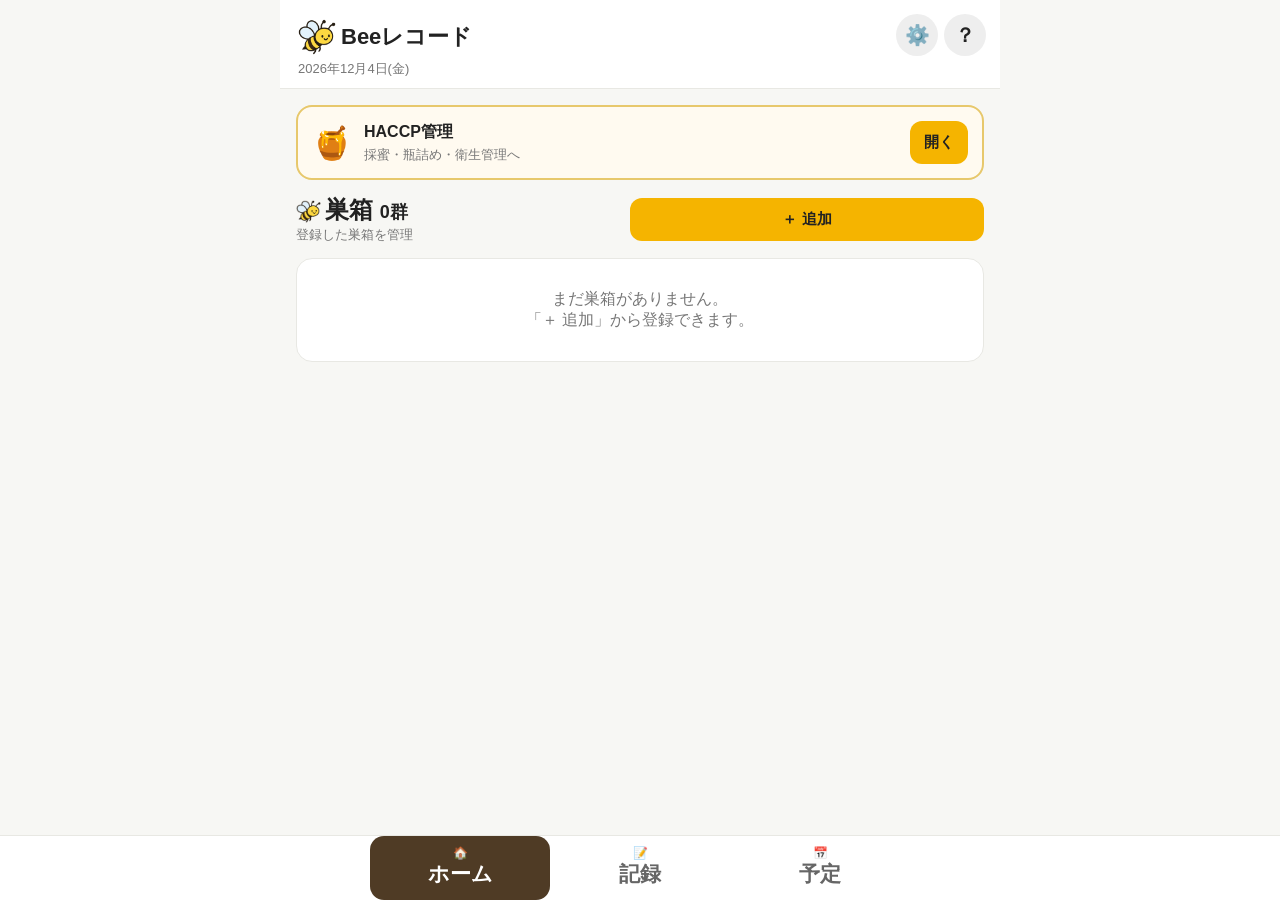
<file: index.html>
<!doctype html>
<html lang="ja">
<head>
<meta charset="utf-8">
<meta name="viewport" content="width=device-width,initial-scale=1,viewport-fit=cover">
<meta name="theme-color" content="#f5b400">
<meta name="bee-manager-version" content="V67.3">
<link rel="manifest" href="manifest.json">
<link rel="apple-touch-icon" href="icon-180.png">
<meta name="apple-mobile-web-app-capable" content="yes">
<meta name="apple-mobile-web-app-status-bar-style" content="default">
<title>Beeレコード</title>
<style>
:root{--bg:#f7f7f4;--card:#fff;--ink:#222;--muted:#777;--accent:#f5b400;--line:#e8e8e3;--danger:#d9534f}
*{box-sizing:border-box}body{margin:0;background:var(--bg);color:var(--ink);font-family:-apple-system,BlinkMacSystemFont,"Hiragino Sans","Yu Gothic",sans-serif}
.app{max-width:720px;margin:auto;min-height:100vh;padding-bottom:84px}header{padding:18px 18px 10px;background:var(--card);position:sticky;top:0;z-index:5;border-bottom:1px solid var(--line)}
h1{font-size:22px;margin:0}.date{font-size:13px;color:var(--muted);margin-top:4px}main{padding:16px}.section-title{font-weight:700;margin:18px 0 10px}
.grid{display:grid;grid-template-columns:1fr 1fr;gap:10px}.stat,.card{background:var(--card);border:1px solid var(--line);border-radius:16px;padding:14px}.stat b{font-size:22px;display:block;margin-top:4px}
.muted{color:var(--muted);font-size:13px}button{border:0;border-radius:12px;padding:12px 14px;font-weight:700;font-size:15px;background:var(--accent);color:#222}button.secondary{background:#eee}
.row{display:flex;gap:8px;align-items:center}.row>*{flex:1}.nav{position:fixed;bottom:0;left:0;right:0;background:#fff;border-top:1px solid var(--line);display:flex;justify-content:center;z-index:10}
.nav button{background:transparent;border-radius:0;flex:1;max-width:180px;font-size:12px;color:#666;padding:10px 4px 12px}.nav button.active{background:#4f3b25;color:#fff;border-radius:14px;font-weight:800}.nav button.active span{font-weight:800}.nav span{display:block;font-size:21px}
input,select,textarea{width:100%;padding:12px;border:1px solid #ddd;border-radius:11px;background:#fff;font-size:16px}label{display:block;font-size:13px;font-weight:700;margin:12px 0 6px}
.hive{margin-bottom:10px}.hive-head{display:flex;justify-content:space-between;align-items:center}.badge{padding:5px 8px;border-radius:99px;background:#fff3c7;font-size:12px}
.actions{display:flex;gap:8px;margin-top:12px}.actions button{flex:1}.hidden{display:none!important}.back{margin-bottom:12px}.photo-preview{max-width:100%;border-radius:12px;margin-top:8px}
.small{font-size:12px}.danger{color:var(--danger)}.empty{text-align:center;color:var(--muted);padding:30px 10px}.hint{font-size:12px;color:var(--muted);margin-top:6px}
.flow-wrap{margin-top:12px}.flow-title{font-weight:700;margin-bottom:8px}.flow-row{display:flex;gap:8px;overflow-x:auto;padding:4px 2px 8px}
.flow-item{min-width:42px;text-align:center}.flow-frame{width:42px;height:38px;margin:auto;border:2px solid #9b6b32;border-radius:8px;background:#f5f0df;position:relative;padding:3px;box-shadow:inset 0 0 0 1px #d5b57c}
.flow-frame:before,.flow-frame:after{content:"";position:absolute;left:7px;right:7px;height:1px;background:#c9a86f}.flow-frame:before{top:12px}.flow-frame:after{top:24px}
.flow-frame .honey{position:absolute;left:6px;right:6px;bottom:5px;height:0;border-radius:5px;background:#f5b400;opacity:.85}
.flow-frame[data-level="少ない"] .honey{height:18%}.flow-frame[data-level="半分"] .honey{height:43%}.flow-frame[data-level="多い"] .honey{height:68%}.flow-frame[data-level="満杯"] .honey{height:88%}
.flow-label{font-size:12px;font-weight:700;margin-top:4px}.flow-level{font-size:11px;color:var(--muted);margin-top:2px}
.box-stack{display:flex;flex-direction:column;gap:4px;margin-top:10px}.box-tier{height:38px;border:2px solid #9b6b32;border-radius:6px;background:#eee8d6;display:flex;align-items:center;justify-content:center;font-size:12px}.box-tier.built{background:#f5d36b;font-weight:700}
.work-register-section-title{font-size:15px;font-weight:800;margin:12px 0 7px;padding:0}.work-choice{display:grid;grid-template-columns:1fr 1fr;gap:8px}.work-choice button{background:#eee}.work-choice button.selected{background:var(--accent)}
.check-grid{display:grid;grid-template-columns:1fr 1fr;gap:8px}.check{border:1px solid #ddd;border-radius:10px;padding:10px;background:#fff}.check input{width:auto;margin-right:6px}
.move-location{margin-top:4px;line-height:1.45;text-align:left}</style>

<style id="record-b-model-v3">
.record-b-card{background:#fff;border:1px solid #e5e3dc;border-radius:16px;margin-bottom:12px;padding:12px;box-shadow:0 2px 8px rgba(0,0,0,.045)}
.record-b-layout{display:grid;grid-template-columns:76px minmax(0,1fr) 122px;gap:12px;align-items:stretch}
.record-b-year{font-size:10px;font-weight:700;line-height:1.2;margin-top:3px}
.record-b-monthday{font-size:13px;font-weight:800;line-height:1.2;margin-top:2px}
.record-b-weather{font-size:10px;line-height:1.2;margin-top:6px}
.record-b-temp{font-size:10px;font-weight:700;line-height:1.2;margin-top:2px}
.record-b-left{border-right:1px solid #ece9e1;padding:10px 8px;display:flex;flex-direction:column;align-items:center;text-align:center;justify-content:center;border-radius:10px;min-height:100%;box-sizing:border-box}
.record-b-left.record-color-inspection{background:#fff1bd}.record-b-left.record-color-harvest{background:#dcecff}.record-b-left.record-color-addbox{background:#e2f6d7}.record-b-left.record-color-medicine{background:#f2e4ff}.record-b-left.record-color-remove{background:#ffe0df}.record-b-left.record-color-move{background:#e0f4f2}
.record-b-type{width:100%;padding:8px 5px;border-radius:12px;font-size:12px;font-weight:800}
.record-b-date{font-size:10px;line-height:1.45;color:#555;margin-top:8px;word-break:keep-all}
.record-b-center{min-width:0;display:flex;flex-direction:column;justify-content:center}
.record-b-hive-name{font-size:11px;color:#777;margin-bottom:3px}
.record-b-title{font-size:16px;font-weight:800;margin-bottom:5px}
.record-b-info{font-size:11px;line-height:1.65}
.record-b-section{font-size:10px;font-weight:800;color:#777;margin-top:5px;margin-bottom:2px}.record-b-value{font-size:13px;font-weight:700;line-height:1.45}.record-b-work{font-size:11px;line-height:1.65}.record-photo-button{margin-top:7px;width:100%;padding:7px 8px;border:1px solid #ddd;border-radius:9px;background:#fff;font-size:11px;font-weight:800;color:#333}.record-photo-button:active{transform:scale(.98)}.record-photo-modal{position:fixed;inset:0;background:rgba(0,0,0,.72);z-index:9999;display:flex;align-items:center;justify-content:center;padding:18px}.record-photo-panel{width:min(92vw,520px);max-height:88vh;background:#fff;border-radius:16px;padding:12px;overflow:auto}.record-photo-head{display:flex;justify-content:space-between;align-items:center;gap:10px;margin-bottom:8px}.record-photo-close{width:auto;padding:7px 11px;border-radius:9px;background:#eee;color:#333}.record-photo-list{display:flex;flex-direction:column;gap:10px}.record-photo-list img{width:100%;height:auto;border-radius:10px;display:block}
.record-b-info b{font-weight:800}
.record-b-right{background:#faf8f2;border-radius:11px;padding:6px 5px;text-align:center;display:flex;flex-direction:column;justify-content:center}
.record-hive-figure{background:transparent;text-align:center}
.record-flow-title{font-size:7px;font-weight:800;color:#333;margin:0 0 3px}
.record-flow-stack{display:flex;justify-content:center;gap:4px;margin-bottom:6px}
.record-flow-item{width:25px;flex:0 0 25px}
.record-flow-frame{height:34px;border:1.7px solid #936b32;border-radius:4px;background:#f5f0df;position:relative;overflow:hidden}
.record-flow-frame:before,.record-flow-frame:after{content:"";position:absolute;left:3px;right:3px;height:1px;background:#c9a86f;z-index:2}
.record-flow-frame:before{top:10px}.record-flow-frame:after{top:20px}
.record-honey{position:absolute;left:3px;right:3px;bottom:2px;height:0;background:#f5b400;border-radius:3px;opacity:.9}
.record-flow-frame[data-level="少ない"] .record-honey{height:18%}
.record-flow-frame[data-level="半分"] .record-honey{height:43%}
.record-flow-frame[data-level="多い"] .record-honey{height:68%}
.record-flow-frame[data-level="満杯"] .record-honey{height:88%}
.record-flow-frame span{position:absolute;bottom:0;left:0;right:0;font-size:6px;line-height:9px;font-weight:800;z-index:3}
.record-flow-level{font-size:6px;color:#777;white-space:nowrap;overflow:hidden}
.harvest-flow-picker .flow-item{cursor:pointer}.harvest-flow-picker .flow-frame.selected{outline:3px solid #f5b400;background:#ffe9a3}
.record-box-title{font-size:7px;font-weight:800;color:#333;margin:0 0 3px}
.record-box-stack{display:flex;flex-direction:column;gap:2px;margin:0 4px}
.record-box-tier{height:17px;border:1.4px solid #936b45;border-radius:3px;background:#eee;position:relative;display:flex;align-items:center;justify-content:center;overflow:hidden;box-sizing:border-box}
.record-box-tier.built,.record-box-tier.empty{height:17px}
.record-box-tier.built{background:#f5d36b}
.record-box-tier span{font-size:7px;line-height:1;display:flex;align-items:center;justify-content:center;width:100%;height:100%;text-align:center;color:#684b2d;font-weight:800}
.record-hive-caption{font-size:7px;color:#777;margin-top:4px}
.record-photos{display:flex;gap:6px;overflow-x:auto;margin-top:8px}
.record-photos .photo-preview{width:72px;height:54px;object-fit:cover;margin-top:0;flex:0 0 auto}
.record-color-inspection{background:#fff1bd;color:#795b16}
.record-color-harvest{background:#dcecff;color:#2462a3}
.record-color-addbox{background:#e2f6d7;color:#2c7a25}
.record-color-medicine{background:#f2e4ff;color:#7142a5}
.record-color-remove{background:#ffe0df;color:#a33a35}
.record-color-move{background:#e0f4f2;color:#23736e}
@media(max-width:380px){.record-b-layout{grid-template-columns:64px minmax(0,1fr) 106px;gap:8px}.record-b-title{font-size:14px}.record-b-info{font-size:10px}.record-b-date{font-size:9px}.record-flow-item{width:22px}.record-flow-frame{height:31px}.record-box-stack{margin:0 3px}.record-box-tier,.record-box-tier.built,.record-box-tier.empty{height:16px}.record-box-tier span{line-height:1}}
</style>


<style id="record-swipe-delete">
.record-swipe{position:relative;overflow:hidden;border-radius:16px;margin-bottom:12px;background:#e85b55}
.record-swipe .record-b-card{position:relative;z-index:2;margin-bottom:0;transition:transform .22s ease;touch-action:pan-y}
.record-delete{position:absolute;z-index:1;right:0;top:0;bottom:0;width:78px;border:0;border-radius:0;background:#e85b55;color:#fff;font-size:14px;font-weight:800;cursor:pointer}
.record-swipe.open .record-b-card{transform:translateX(-78px)}
.harvest-box-picker .box-tier{cursor:pointer}
</style>

<style id="v47-schedule-only">
.schedule-head{display:flex;justify-content:space-between;align-items:center;gap:10px;margin-bottom:14px}.schedule-head h2{margin:0}.schedule-sub{font-size:12px;color:var(--muted);margin-top:3px}.schedule-add{padding:10px 14px}.week-card{background:#fff;border:1px solid var(--line);border-radius:16px;padding:12px;margin-bottom:18px}.week-month{text-align:center;font-weight:800;margin-bottom:10px}.week-row{display:grid;grid-template-columns:repeat(7,1fr);gap:3px;text-align:center}.week-day{font-size:10px;color:#777}.week-date{height:34px;display:flex;align-items:center;justify-content:center;border-radius:50%;font-size:13px;position:relative}.week-date.today{background:var(--accent);font-weight:800}.week-date.has-task:after{content:"";width:5px;height:5px;border-radius:50%;background:#9b6b32;position:absolute;bottom:1px}.schedule-section{display:flex;align-items:center;justify-content:space-between;margin:17px 2px 8px}.schedule-section b{font-size:16px}.count-pill{font-size:11px;background:#eee;padding:5px 9px;border-radius:99px}.task-card{background:#fff;border:1px solid var(--line);border-radius:16px;padding:12px;margin-bottom:9px;display:grid;grid-template-columns:50px minmax(0,1fr);gap:10px;align-items:center}.task-time{text-align:center;font-size:12px;font-weight:800}.task-main{min-width:0}.task-title{font-weight:800;font-size:15px}.task-meta{font-size:12px;color:#666;margin-top:3px}.task-memo{font-size:11px;color:#777;margin-top:3px}.task-actions{grid-column:1/-1;display:flex;gap:7px}.task-actions button{flex:1;padding:9px;font-size:12px}.task-record{background:var(--accent);color:#222}.task-done{opacity:.58}.schedule-form-title{margin:0 0 12px}.schedule-form .card{margin-bottom:10px}.schedule-work-grid{display:grid;grid-template-columns:1fr 1fr;gap:8px;margin-top:8px}.schedule-work-grid button{background:#eee;padding:12px 8px;font-size:13px}.schedule-work-grid button.selected{background:var(--accent)}.schedule-save{width:100%;margin-top:12px}.schedule-empty{text-align:center;padding:22px;color:#777}.month-nav{display:flex;align-items:center;justify-content:space-between;margin-bottom:10px}.month-nav button{background:#eee;padding:7px 11px;font-size:13px}.month-title{font-weight:800}.month-grid{display:grid;grid-template-columns:repeat(7,1fr);gap:3px;text-align:center}.month-cell{height:38px;display:flex;align-items:center;justify-content:center;position:relative;border-radius:10px;font-size:13px}.month-cell.blank{visibility:hidden}.month-cell.today{background:var(--accent);font-weight:800}.month-cell.has-task:after{content:"";width:5px;height:5px;border-radius:50%;background:#9b6b32;position:absolute;bottom:3px}.month-cell{cursor:pointer}.month-cell.selected{outline:2px solid #9b6b32;outline-offset:-2px}.selected-day-head{display:flex;align-items:center;justify-content:space-between;margin:17px 2px 8px}.selected-day-head b{font-size:16px}.calendar-marks{position:absolute;bottom:3px;left:0;right:0;display:flex;justify-content:center;gap:3px;height:6px}.calendar-dot{width:5px;height:5px;border-radius:50%}.calendar-dot.task{background:#f5b400;border:1px solid #9b6b32}.calendar-dot.record{background:#5b9bd5}.calendar-legend{display:flex;justify-content:center;gap:16px;margin-top:9px;font-size:10px;color:#666}.calendar-legend span{display:flex;align-items:center;gap:5px}.calendar-legend i{display:inline-block;width:7px;height:7px;border-radius:50%}.calendar-legend .task{background:#f5b400;border:1px solid #9b6b32}.calendar-legend .record{background:#5b9bd5}.day-record-card{background:#fff;border:1px solid var(--line);border-left:5px solid #5b9bd5;border-radius:14px;padding:11px 12px;margin-bottom:8px}.day-record-title{font-weight:800;font-size:14px}.day-record-meta{font-size:12px;color:#666;margin-top:3px}.day-record-memo{font-size:11px;color:#777;margin-top:5px;white-space:pre-wrap}.selected-day-subhead{display:flex;align-items:center;justify-content:space-between;margin:10px 2px 7px}.selected-day-subhead b{font-size:13px}
</style>

<style id="v54-bee-record-brand">
.bee-mark{display:inline-block;width:34px;height:34px;object-fit:contain;vertical-align:middle;margin-right:5px}
.bee-mark.small{width:25px;height:25px;margin-right:4px}
.bee-brand{display:flex;align-items:center;gap:3px}
.bee-brand .bee-mark{width:38px;height:38px;margin-right:2px}
</style>
</head>
<body>
<div class="app">
<header style="position:sticky"><button id="backupSettingsBtn" type="button" aria-label="設定" onclick="openBackupSettings()" style="position:absolute;right:62px;top:14px;width:42px;height:42px;padding:0;background:#eee;border-radius:50%;font-size:20px;z-index:2">⚙️</button><button id="helpBtn" type="button" aria-label="使い方" onclick="openBeeHelp()" style="position:absolute;right:14px;top:14px;width:42px;height:42px;padding:0;background:#eee;border-radius:50%;font-size:20px;z-index:2">？</button><h1 class="bee-brand"><img class="bee-mark" src="[data-uri]" alt=""><span>Beeレコード</span></h1><div class="date" id="today"></div></header>
<main id="main"></main>
<nav class="nav">
<button data-tab="home" class="active">🏠<span>ホーム</span></button>
<button data-tab="records">📝<span>記録</span></button>
<button data-tab="calendar">📅<span>予定</span></button>
</nav>
</div>
<script>
if("serviceWorker"in navigator)navigator.serviceWorker.register("./sw.js");
const KEY="beeManagerV1";
let data=JSON.parse(localStorage.getItem(KEY)||'{"hives":[],"records":[],"tasks":[]}');
data.hives=(data.hives||[]).map(h=>({...h,occupancyDate:h.occupancyDate||"",realTiers:Number(h.realTiers||0),builtTiers:Number(h.builtTiers||0),flowHive:!!h.flowHive,flowCount:Number(h.flowCount||0),flowLevels:Array.isArray(h.flowLevels)?h.flowLevels:[]}));
data.records=(data.records||[]).map((r,i)=>({...r,workType:r.workType||"inspection",realTiers:Number(r.realTiers||0),builtTiers:Number(r.builtTiers||0),flowHive:!!r.flowHive,flowCount:Number(r.flowCount||0),flowLevels:Array.isArray(r.flowLevels)?r.flowLevels:[],createdAt:Number(r.createdAt||i+1)}));
let currentTab="home",editingHive=null,selectedHive=null,harvestSelectedCount=0,harvestSelectedTiers=[],harvestFlowSelected=[],scheduleEditing=false,scheduleWork="inspection",activeTaskId=null,scheduleMonthOffset=0,scheduleSelectedDate=null;
const save=()=>{
  localStorage.setItem(KEY,JSON.stringify(data));
  try{
    const bridge={app:"Beeレコード",version:1,updatedAt:Date.now(),hives:(data.hives||[]).map(h=>({id:h.id,name:h.name||"",place:h.place||""})),records:(data.records||[]).filter(r=>(r.workType||"")==="harvest").map(r=>({id:r.id,hiveId:r.hiveId,date:r.date||"",workType:"harvest",harvestBoxes:Number(r.harvestBoxes||0),harvestBoxTiers:Array.isArray(r.harvestBoxTiers)?r.harvestBoxTiers:[],harvestFlows:Array.isArray(r.harvestFlows)?r.harvestFlows:[],memo:r.memo||""}))};
    localStorage.setItem("beeHaccpBridgeV1",JSON.stringify(bridge));
  }catch(e){}
};
const esc=s=>String(s??"").replace(/[&<>\"']/g,m=>({"&":"&amp;","<":"&lt;",">":"&gt;",'"':"&quot;","'":"&#39;"}[m]));
const today=()=>new Date().toISOString().slice(0,10);
document.getElementById("today").textContent=new Date().toLocaleDateString("ja-JP",{year:"numeric",month:"long",day:"numeric",weekday:"short"});
function render(){const activeTab=currentTab==="hives"?"home":currentTab;document.querySelectorAll(".nav button").forEach(b=>b.classList.toggle("active",b.dataset.tab===activeTab));const m=document.getElementById("main");if(currentTab==="home")home(m);else if(currentTab==="hives")hives(m);else if(currentTab==="records")records(m);else calendar(m)}
function activeHives(){return data.hives.filter(h=>!h.discarded)}
function home(m){
 if(editingHive!==null){hiveForm(m);return}
 const hs=activeHives();
 m.innerHTML=`<div class="card" style="margin-bottom:14px;border:2px solid #e7c86c;background:#fffaf0"><div style="display:flex;align-items:center;gap:12px"><div style="font-size:32px">🍯</div><div style="flex:1"><b style="font-size:16px">HACCP管理</b><div class="muted" style="margin-top:3px">採蜜・瓶詰め・衛生管理へ</div></div><button onclick="location.href='./haccp.html'" style="flex:0 0 auto">開く</button></div></div><div class="row"><div><h2 style="margin:0"><img class="bee-mark small" src="[data-uri]" alt="">巣箱 <span style="font-size:18px">${hs.length}群</span></h2><div class="muted">登録した巣箱を管理</div></div><button onclick="addHive()">＋ 追加</button></div>
 <div style="margin-top:14px">${hs.length?hs.map(h=>hiveCard(h)).join(""):'<div class="card empty">まだ巣箱がありません。<br>「＋ 追加」から登録できます。</div>'}</div>`;
}
function hives(m){if(editingHive!==null){hiveForm(m);return}const hs=activeHives();m.innerHTML=`<div class="row"><div><h2 style="margin:0">巣箱</h2><div class="muted">巣箱の状況は作業登録から更新します</div></div><button onclick="addHive()">＋ 追加</button></div><div style="margin-top:14px">${hs.length?hs.map(hiveCard).join(""):'<div class="card empty">まだ巣箱がありません。<br>「＋ 追加」から登録できます。</div>'}</div>`}
function stackHtml(real,built){return Array.from({length:real},(_,i)=>`<div class="box-tier ${i<built?"built":""}">${i<built?"巣あり":"空段"}・${i+1}段目</div>`).join("")}
function removeStackHtml(real,built){return Array.from({length:real},(_,i)=>`<div class="box-tier ${i<built?"built":""}" data-tier="${i+1}">${i<built?"巣あり":"空段"}・${i+1}段目</div>`).join("")}
function harvestStackHtml(real,built,selected){
 return Array.from({length:built},(_,i)=>{
  const tier=i+1,chosen=selected.includes(tier);
  return `<div class="box-tier built${chosen?" selected":""}" data-tier="${tier}">${tier}段目</div>`;
 }).join("");
}
function flowHtml(h,onclickMode=true){return h.flowHive?`<div class="flow-wrap"><div class="flow-title">🍯 フローハイブ ${h.flowCount}基</div><div class="flow-row">${Array.from({length:h.flowCount},(_,i)=>flowMini(h,i,onclickMode)).join("")}</div></div>`:'<div class="hint" style="margin-top:10px">フローハイブ：なし</div>'}
function flowMini(h,i,clickable=true){const level=(h.flowLevels||[])[i]||"空";return `<div class="flow-item" ${clickable?`onclick="cycleFlow('${h.id}',${i})"`:""}><div class="flow-frame" data-level="${esc(level)}"><div class="honey"></div></div><div class="flow-label">基 ${i+1}</div><div class="flow-level">${esc(level)}</div></div>`}
function occupancyLabel(h){const v=h?.occupancyDate||"";if(!/^\d{4}-\d{2}-\d{2}$/.test(v))return "";const [y,m,d]=v.split("-").map(Number),now=new Date();let years=now.getFullYear()-y;const passed=(now.getMonth()+1>m)||((now.getMonth()+1===m)&&now.getDate()>=d);if(!passed)years--;return `${m}月入居・${Math.max(1,years+1)}年目の群`}
function hiveCard(h){const rs=data.records.filter(r=>r.hiveId===h.id).sort((a,b)=>b.date.localeCompare(a.date));const last=rs[0];const real=Number(h.realTiers||0),built=Math.min(Number(h.builtTiers||0),real);return `<div class="card hive"><div class="hive-head"><b><img class="bee-mark small" src="[data-uri]" alt="">${esc(h.name)}</b><span class="badge">${esc(h.status||"未設定")}</span></div><div class="muted">設置場所：${esc(h.place||"未設定")}</div>${h.flowHive?flowHtml(h,false):""}<div class="box-stack">${stackHtml(real,built)||'<div class="hint">重箱の段数未設定</div>'}</div><div class="small" style="margin-top:8px">最終作業：${last?esc(last.date):"まだなし"}</div><div class="actions"><button onclick="viewHive('${h.id}')">詳細</button><button class="secondary" onclick="editHive('${h.id}')">編集</button></div></div>`}
function cycleFlow(id,i){const h=data.hives.find(x=>x.id===id);if(!h)return;const seq=["空","少ない","半分","多い","満杯"];h.flowLevels=h.flowLevels||[];h.flowLevels[i]=seq[(seq.indexOf(h.flowLevels[i]||"空")+1)%seq.length];save();render()}
function hiveForm(m){const isNew=editingHive==="new";const h=isNew?{}:data.hives.find(x=>x.id===editingHive)||{};m.innerHTML=`<button class="secondary back" onclick="editingHive=null;render()">← 戻る</button><h2>${isNew?"巣箱を追加":"巣箱情報を編集"}</h2>${isNew?'<div class="hint">新しい巣箱は、登録時に現在の状況も入力できます。登録後の状況変更は作業登録から行います。</div>':'<div class="hint">段数・巣あり・フローハイブ・群の状態は、ここでは変更できません。作業登録の内検・作業結果から更新します。</div>'}<label>巣箱名・番号</label><input id="hn" value="${esc(h.name||"")}" placeholder="例：巣箱01"><label>設置場所</label><input id="hp" value="${esc(h.place||"")}" placeholder="例：○○畑"><label>入居日</label><input id="hocc" type="date" value="${esc(h.occupancyDate||"")}"><div class="hint">入居日から「○月入居・○年目の群」を自動表示します。</div>${isNew?`<div class="section-title">初期の巣箱状況</div><label>群の状態</label><select id="hs"><option value="未設定">未設定</option><option value="強群">強群</option><option value="普通">普通</option><option value="弱群">弱群</option></select><label>重箱の実段数</label><input id="hreal" type="number" min="0" max="20" value="0"><label>巣が出来ている段数（上から）</label><input id="hbuilt" type="number" min="0" max="20" value="0"><div class="hint">「巣あり」は重箱の上から数えます。</div><label>フローハイブ</label><select id="hflow"><option value="false">なし</option><option value="true">あり</option></select><label>フローハイブ設置基数</label><input id="hfc" type="number" min="0" max="10" value="0"><div id="newFlowArea"></div>`:''}<label>メモ</label><textarea id="hm" rows="4">${esc(h.memo||"")}</textarea><button style="width:100%;margin-top:14px" onclick="saveHive()">保存</button>${!isNew?`<button style="width:100%;margin-top:10px;background:#e85b55;color:#fff" onclick="discardHive('${h.id}')">群を破棄</button>`:""}`;if(isNew){hflow.onchange=updateNewFlow;hfc.oninput=updateNewFlow;updateNewFlow()}}function updateNewFlow(){const a=document.getElementById("newFlowArea"),on=hflow.value==="true",n=on?Math.max(0,Number(hfc.value||0)):0;a.innerHTML=on?`<label>各フローハイブの初期貯蜜状況</label><div class="flow-row">${Array.from({length:n},(_,i)=>`<div class="flow-item"><div class="flow-frame" id="nf${i}" data-level="空" onclick="cycleNewFlow(${i})"><div class="honey"></div></div><div class="flow-label">基 ${i+1}</div><div class="flow-level" id="nfl${i}">空</div></div>`).join("")}</div><div class="hint">各基をタップして「空 → 少ない → 半分 → 多い → 満杯」と変更できます。</div>`:""}function cycleNewFlow(i){const e=document.getElementById("nf"+i),l=document.getElementById("nfl"+i),s=["空","少ない","半分","多い","満杯"];const n=s[(s.indexOf(e.dataset.level)+1)%s.length];e.dataset.level=n;l.textContent=n;e.dataset.level=n;e.setAttribute("data-level",n)}function addHive(){editingHive="new";currentTab="hives";render()}
function editHive(id){editingHive=id;render()}
function discardHive(id){
 const h=data.hives.find(x=>x.id===id);if(!h)return;
 if(!confirm(`「${h.name}」を破棄しますか？\n\nホームの管理対象から外れます。過去の作業記録は残ります。`))return;
 h.discarded=true;h.discardedAt=Date.now();save();editingHive=null;selectedHive=null;render();
}
function saveHive(){const n=document.getElementById("hn").value.trim();if(!n)return alert("巣箱名・番号を入力してください");const isNew=editingHive==="new";const o=isNew?{}:(data.hives.find(x=>x.id===editingHive)||{});const occupancyDate=document.getElementById("hocc")?.value||"";let real=Number(o.realTiers||0),built=Number(o.builtTiers||0),flow=!!o.flowHive,count=Number(o.flowCount||0),levels=Array.isArray(o.flowLevels)?o.flowLevels:[];if(isNew){real=Math.max(0,Number(document.getElementById("hreal")?.value||0));built=Math.min(real,Math.max(0,Number(document.getElementById("hbuilt")?.value||0)));count=document.getElementById("hflow")?.value==="true"?Math.max(0,Number(document.getElementById("hfc")?.value||0)):0;flow=count>0;levels=flow?Array.from({length:count},(_,i)=>document.getElementById("nf"+i)?.dataset.level||"空"):[];const status=document.getElementById("hs")?.value||"未設定";const h={id:crypto.randomUUID(),name:n,place:document.getElementById("hp").value,occupancyDate,memo:document.getElementById("hm").value,status,realTiers:real,builtTiers:built,flowHive:flow,flowCount:count,flowLevels:levels};data.hives.push(h)}else{const h={...o,id:editingHive,name:n,place:document.getElementById("hp").value,occupancyDate,memo:document.getElementById("hm").value,status:o.status||"未設定",realTiers:real,builtTiers:built,flowHive:flow,flowCount:count,flowLevels:levels};data.hives[data.hives.findIndex(x=>x.id===editingHive)]=h}save();editingHive=null;render()}
function viewHive(id){selectedHive=id;const h=data.hives.find(x=>x.id===id);const rs=data.records.filter(r=>r.hiveId===id).sort((a,b)=>Number(b.createdAt||0)-Number(a.createdAt||0));const real=Number(h.realTiers||0),built=Math.min(Number(h.builtTiers||0),real);document.getElementById("main").innerHTML=`<button class="secondary back" onclick="selectedHive=null;render()">← 巣箱一覧</button><div class="card"><h2 style="margin-top:0"><img class="bee-mark small" src="[data-uri]" alt="">${esc(h.name)}</h2>${occupancyLabel(h)?`<div style="font-weight:800;margin:-4px 0 8px">${esc(occupancyLabel(h))}</div>`:""}<div>場所：${esc(h.place||"-")}</div><div>状態：${esc(h.status||"-")}</div>${flowHtml(h,false)}<div class="box-stack">${stackHtml(real,built)||'<div class="hint">未設定</div>'}</div><div style="margin-top:8px"><b>重箱</b>：実段数 ${real}段／巣あり ${built}段（上から）</div><div class="muted" style="margin-top:10px">${esc(h.memo||"")}</div></div><div class="section-title">作業履歴</div>${rs.length?rs.map(recordCard).join(""):'<div class="card empty">記録なし</div>'}<button style="width:100%;margin-top:10px" onclick="newRecord('${id}')">＋ この巣箱の作業を記録</button>`}
function workLabel(t){
 const labels={inspection:"内見",harvest:"採蜜",addbox:"次箱",medicine:"薬設置",remove:"撤去",move:"移動"};
 return labels[t]||"作業";
}
function recordHiveFigure(r){
 const real=Math.max(0,Number(r.realTiers||0));
 const built=Math.min(real,Math.max(0,Number(r.builtTiers||0)));
 const flowCount=Math.max(0,Number(r.flowCount||0));
 const levels=Array.isArray(r.flowLevels)?r.flowLevels:[];
 const flow=flowCount?`<div class="record-flow-title">フローハイブ（貯蜜量）</div><div class="record-flow-stack">${Array.from({length:flowCount},(_,i)=>{
   const lv=levels[i]||"空";
   return `<div class="record-flow-item"><div class="record-flow-frame" data-level="${esc(lv)}"><div class="record-honey"></div><span>基${i+1}</span></div><div class="record-flow-level">${esc(lv)}</div></div>`;
 }).join("")}</div>`:"";
 const boxes=real?Array.from({length:real},(_,i)=>`<div class="record-box-tier ${i<built?"built":"empty"}"><span>${i<built?"巣あり":"空"}</span></div>`).join(""):'<div class="record-box-tier empty"><span>未設定</span></div>';
 return `<div class="record-hive-figure">${flow}<div class="record-box-title">重箱（巣の状態）</div><div class="record-box-stack">${boxes}</div><div class="record-hive-caption">作業後の巣箱</div></div>`;
}
function openRecordPhotos(id){
 const r=data.records.find(x=>x.id===id);if(!r)return;
 const photos=(r.photos||[]).filter(Boolean);if(!photos.length&&r.photo)photos.push(r.photo);if(!photos.length)return;
 const old=document.getElementById("recordPhotoModal");if(old)old.remove();
 const modal=document.createElement("div");modal.id="recordPhotoModal";modal.className="record-photo-modal";
 modal.innerHTML=`<div class="record-photo-panel" onclick="event.stopPropagation()">
   <div class="record-photo-head"><b>📷 写真</b><button class="record-photo-close" type="button" onclick="closeRecordPhotos()">閉じる</button></div>
   <div class="record-photo-list">${photos.map(p=>`<img src="${esc(p)}" alt="作業写真">`).join("")}</div>
 </div>`;
 modal.addEventListener("click",closeRecordPhotos);document.body.appendChild(modal);
}
function closeRecordPhotos(){const m=document.getElementById("recordPhotoModal");if(m)m.remove();}
function latestRecordId(){const rs=(data.records||[]).map((r,i)=>({r,i})).sort((a,b)=>(Number(b.r.createdAt||0)-Number(a.r.createdAt||0))||(b.i-a.i));return rs[0]?.r?.id||null}
function recordCard(r){
 const canDelete=currentTab==="records" && r.id===latestRecordId();
 const h=data.hives.find(x=>x.id===r.hiveId);
 const labels={inspection:"内見",harvest:"採蜜",addbox:"次箱",medicine:"薬設置",remove:"撤去",move:"移動"};
 const cls={inspection:"record-color-inspection",harvest:"record-color-harvest",addbox:"record-color-addbox",medicine:"record-color-medicine",remove:"record-color-remove",move:"record-color-move"};
 const details=[];

 if(r.harvestBoxTiers?.length || r.harvestBoxes || r.harvestFlows?.length){
   const hb=r.harvestBoxes||r.harvestBoxTiers?.length||0;
   const hf=r.harvestFlows||[];
   details.push(`<div><b>採蜜</b><div style="margin-left:0.5em">重箱　　${hb}箱${hf.length?`<br>ハイブ　${hf.length}基`:""}</div></div>`);
 }

 const feedText=r.inspectionFeed||r.feed;
 if(feedText)details.push(`<div><b>給餌</b>　${esc(feedText)}</div>`);

 if(r.addBoxes||r.addFlows){
   details.push(`<div><b>次箱</b><div style="margin-left:0.5em">${r.addBoxes?`重箱　　${r.addBoxes}段`:""}${r.addFlows?`${r.addBoxes?`<br>`:``}ハイブ　${r.addFlows}基`:``}</div></div>`);
 }

 if(r.medicineName || r.medicineAmount || r.medicinePlace){
   details.push(`<div><b>薬設置</b><div style="margin-left:0.5em">薬名　${esc(r.medicineName||"")}<br>量　　${esc(r.medicineAmount||"")}<br>場所　${esc(r.medicinePlace||"")}</div></div>`);
 }

 if(r.removeBoxTiers?.length || r.removeBoxes || r.removeFlows?.length){
   const rb=r.removeBoxes||r.removeBoxTiers?.length||0;
   const rf=r.removeFlows||[];
   details.push(`<div><b>撤去</b><div style="margin-left:0.5em">${rb?`重箱　${rb}段`:""}${rf.length?`${rb?"<br>":""}ハイブ　${rf.length}基`:""}</div></div>`);
 }

 if(r.movePlace)details.push(`<div><b>移動</b><div class="move-location">${esc(r.moveFromPlace||"未設定")}<br>↓<br>${esc(r.movePlace)}</div></div>`);

 const photos=(r.photos||[]).filter(Boolean);if(!photos.length&&r.photo)photos.push(r.photo);
 const figure=recordHiveFigure(r);
 const status=esc(r.status||h?.status||"未設定");

 return `<div class="${canDelete?"record-swipe":"record-static"}" data-record-id="${esc(r.id||"")}">
  ${canDelete?`<button class="record-delete" type="button" onclick="deleteRecord('${esc(r.id||"")}')">削除</button>`:""}
  <div class="record-b-card">
   <div class="record-b-layout">
    <div class="record-b-left ${cls[r.workType]||"record-color-inspection"}">
     <div class="record-b-type">${labels[r.workType]||"作業"}</div>
     <div class="record-b-year">${esc((r.date||"").slice(0,4))}年</div>
     <div class="record-b-monthday">${esc((r.date||"").slice(5).replace(/-/g,"/"))}</div>
     <div class="record-b-weather">${esc(r.weather||"")}</div>
     <div class="record-b-temp">${r.temp!=null&&r.temp!==""?esc(r.temp)+"℃":""}</div>
    </div>
    <div class="record-b-center">
     <div class="record-b-section">群の名前</div>
     <div class="record-b-value">${esc(h?.name||"削除済み")}</div>
     <div class="record-b-section">群の状況</div>
     <div class="record-b-value">${status}</div>
     <div class="record-b-section">作業の内容</div>
     <div class="record-b-work">${details.join("")||'<div class="muted">記録内容なし</div>'}${r.memo?`<div style="margin-top:7px"><b>メモ</b><div>${esc(r.memo)}</div></div>`:""}</div>
     ${photos.length?`<button class="record-photo-button" type="button" onclick="openRecordPhotos('${esc(r.id||"")}')">📷 写真を見る（${photos.length}枚）</button>`:""}
    </div>
    <div class="record-b-right">${figure}</div>
   </div>
  </div>
 </div>`;
}
// V52: 20件制限は「記録」タブの一覧だけ。予定カレンダーとホーム→群の詳細→作業履歴は全件表示。
function records(m){const rs=[...data.records].sort((a,b)=>Number(b.createdAt||0)-Number(a.createdAt||0)).slice(0,20);m.innerHTML=`<div class="row"><div><h2 style="margin:0">記録</h2><div class="muted">すべての作業に内検を含みます</div></div><button onclick="newRecord()">＋ 記録</button></div><div style="margin-top:14px">${rs.length?rs.map(recordCard).join(""):'<div class="card empty">まだ記録がありません。</div>'}</div>`}
function newRecord(hiveId,presetWork,taskId){
 const m=document.getElementById("main");currentTab="records";
 const hs=activeHives();const h=hs.find(x=>x.id===hiveId)||hs[0];
 if(!h){m.innerHTML='<div class="card empty">先に巣箱を登録してください。</div>';return}
 selectedWorks=presetWork&&presetWork!=="inspection"?["inspection",presetWork]:["inspection"];activeTaskId=taskId||null;
 m.innerHTML=`<button class="secondary back" onclick="render()">← 戻る</button><h2>📝 作業を登録</h2>
 <label>巣箱</label><select id="rh">${activeHives().map(x=>`<option value="${x.id}" ${x.id===h.id?"selected":""}>${esc(x.name)}</option>`).join("")}</select>
 <label>作業を選択（内見は常に含まれます）</label><div class="work-choice">${[["inspection","内検"],["harvest","採蜜"],["addbox","次箱"],["medicine","薬設置"],["remove","撤去"],["move","移動"]].map(([t,l])=>`<button id="wt-${t}" class="${selectedWorks.includes(t)?"selected":""}" onclick="toggleWork('${t}')">${l}</button>`).join("")}</div><div class="hint">内見＋その他1つまで。その他の作業を選ぶと自動で切り替わります。</div>
 <label>日付</label><input id="rd" type="date" value="${today()}"><label>天気</label><select id="rw"><option>☀️ 晴れ</option><option>☁️ 曇り</option><option>🌧️ 雨</option></select>
 <label>気温（℃）</label><input id="rt" type="number" placeholder="28"><div id="inspectionArea"></div><div id="flowRecordArea"></div><div id="workArea"></div><div id="feedArea"></div>
 <div class="section-title">写真</div><div id="photoArea"></div><label>メモ</label><textarea id="rm" rows="5"></textarea>
 <button style="width:100%;margin-top:14px" onclick="saveRecord()">記録する</button>`;
 document.getElementById("rh").onchange=updateRecordHive;updateRecordHive();
}
function updateRecordHive(){const h=data.hives.find(x=>x.id===document.getElementById("rh").value);if(!h)return;const ia=document.getElementById("inspectionArea");if(ia)ia.innerHTML="";harvestSelectedCount=0;harvestSelectedTiers=[];harvestFlowSelected=[];updateFlowRecord();updateWorkArea();updatePhotoFields()}
function setWork(type){
 if(!Array.isArray(selectedWorks))selectedWorks=["inspection"];
 if(!selectedWorks.includes("inspection"))selectedWorks.unshift("inspection");
 if(type!=="inspection")selectedWorks=["inspection",type];
 document.querySelectorAll(".work-choice button").forEach(b=>b.classList.toggle("selected",selectedWorks.includes(b.id.replace("wt-",""))));
 updateRecordHive();
}
function updateFlowRecord(){const area=document.getElementById("flowRecordArea");if(area)area.innerHTML=""}
function cycleRecordFlow(i){const el=document.getElementById("rf"+i),lab=document.getElementById("rfl"+i),seq=["空","少ない","半分","多い","満杯"];if(!el)return;const next=seq[(seq.indexOf(el.dataset.level)+1)%seq.length];el.dataset.level=next;el.setAttribute("data-level",next);lab.textContent=next}
function harvestFlowHtml(h){const n=Number(h.flowCount||0);if(!n)return "";return `<label>採蜜するフローハイブ</label><div class="flow-row" id="harvestFlowBoxes">${Array.from({length:n},(_,i)=>{const level=harvestFlowSelected.includes(i)?"空":((h.flowLevels||[])[i]||"空");return `<div class="flow-item"><div class="flow-frame ${harvestFlowSelected.includes(i)?"selected":""}" id="hf${i}" data-level="${esc(level)}" onclick="tapHarvestFlow(${i})"><div class="honey"></div></div><div class="flow-label">基 ${i+1}</div><div class="flow-level" id="hfl${i}">${esc(level)}</div></div>`}).join("")}</div><div class="hint">採蜜する基をタップすると「空」になります。</div>`}
function toggleHarvestBox(tier){
 const h=data.hives.find(x=>x.id===document.getElementById("rh")?.value);if(!h)return;
 const built=Math.min(+h.builtTiers||0,+h.realTiers||0);
 if(tier<1||tier>built)return;
 if(harvestSelectedTiers.includes(tier)) harvestSelectedTiers=harvestSelectedTiers.filter(x=>x!==tier);
 else harvestSelectedTiers.push(tier);
 harvestSelectedTiers.sort((a,b)=>a-b);
 harvestSelectedCount=harvestSelectedTiers.length;
 updateWorkArea();
}
function tapHarvestFlow(i){const h=data.hives.find(x=>x.id===document.getElementById("rh")?.value);if(!h)return;const level=(h.flowLevels||[])[i]||"空";if(level==="空"&&!harvestFlowSelected.includes(i))return;if(harvestFlowSelected.includes(i)){harvestFlowSelected=harvestFlowSelected.filter(x=>x!==i);updateWorkArea();return}harvestFlowSelected.push(i);updateWorkArea()}
function updateWorkArea(){
 const area=document.getElementById("workArea"),feed=document.getElementById("feedArea");if(!area)return;
 area.innerHTML="";if(feed)feed.innerHTML="";
 const h=data.hives.find(x=>x.id===document.getElementById("rh")?.value);if(!h)return;

 // 次箱・撤去は「内見」の群の状態だけを表示
 const statusOnly=selectedWorks.some(x=>x==="harvest"||x==="addbox"||x==="remove");
 if(statusOnly){
   area.innerHTML+=`<div class="work-register-section-title">内見</div><div class="card"><label>群の状態</label><select id="rs"><option ${h.status==="強群"?"selected":""}>強群</option><option ${h.status==="普通"?"selected":""}>普通</option><option ${h.status==="弱群"?"selected":""}>弱群</option><option ${!h.status||h.status==="未設定"?"selected":""}>未設定</option></select></div>`;
 }else if(selectedWorks.includes("inspection")){
   const flowSection=h.flowHive&&Number(h.flowCount||0)?`<label>フローハイブ貯蜜状況</label><div class="flow-row">${Array.from({length:Number(h.flowCount||0)},(_,i)=>{const level=(h.flowLevels||[])[i]||"空";return `<div class="flow-item"><div class="flow-frame" id="rf${i}" data-level="${esc(level)}" onclick="cycleRecordFlow(${i})"><div class="honey"></div></div><div class="flow-label">基 ${i+1}</div><div class="flow-level" id="rfl${i}">${esc(level)}</div></div>`}).join("")}</div><div class="hint">タップするたびに「空 → 少ない → 半分 → 多い → 満杯」と変わります。</div>`:"";
   area.innerHTML+=`<div class="work-register-section-title">内見</div><div class="card"><label>群の状態</label><select id="rs"><option ${h.status==="強群"?"selected":""}>強群</option><option ${h.status==="普通"?"selected":""}>普通</option><option ${h.status==="弱群"?"selected":""}>弱群</option><option ${!h.status||h.status==="未設定"?"selected":""}>未設定</option></select><label>巣あり段数（上から）</label><input id="rbuilt" type="number" min="0" max="${h.realTiers||0}" value="${h.builtTiers||0}">${flowSection}</div>`;
 }
 if(selectedWorks.includes("inspection")&&selectedWorks.length===1){
   feed.innerHTML=`<div class="work-register-section-title">給餌</div><div class="card"><div class="check-grid"><label class="check"><input id="feedWater" type="checkbox">水</label><label class="check"><input id="feedFood" type="checkbox">餌</label></div></div>`;
 }
 if(selectedWorks.includes("harvest")){
   const realTiers=+h.realTiers||0,builtTiers=Math.min(+h.builtTiers||0,realTiers);
   harvestSelectedTiers=harvestSelectedTiers.filter(t=>t>=1&&t<=builtTiers);
   harvestSelectedCount=harvestSelectedTiers.length;
   area.innerHTML+=`<div class="work-register-section-title">採蜜</div><div class="card"><label>採蜜する重箱を図から選択</label><div class="hint">箱をタップすると選択、もう一度タップすると解除できます。</div><div class="box-stack" id="harvestBoxes">${harvestStackHtml(realTiers,builtTiers,harvestSelectedTiers)}</div><div class="hint">採蜜する箱：${harvestSelectedCount}箱</div>${harvestFlowHtml(h)}</div>`;
 }
 if(selectedWorks.includes("addbox"))area.innerHTML+=`<div class="work-register-section-title">次箱</div><div class="card"><label>追加する重箱の数</label><input id="addBoxes" type="number" min="0" value="0"><label>追加するフローハイブの基数</label><input id="addFlows" type="number" min="0" value="0"></div>`;
 if(selectedWorks.includes("medicine"))area.innerHTML+=`<div class="work-register-section-title">薬設置</div><div class="card"><label>薬の名前</label><input id="medicineName"><label>量</label><input id="medicineAmount"><label>設置場所</label><input id="medicinePlace"></div>`;
 if(selectedWorks.includes("remove"))area.innerHTML+=`<div class="work-register-section-title">撤去</div><div class="card"><label>撤去する重箱を図から選択</label><div class="box-stack" id="removeBoxes">${removeStackHtml(+h.realTiers||0,Math.min(+h.builtTiers||0,+h.realTiers||0))}</div>${h.flowCount?`<label>撤去するフローハイブ</label><div class="check-grid">${Array.from({length:h.flowCount},(_,i)=>`<label class="check"><input type="checkbox" class="remove-flow" value="${i}"> ${i+1}基目</label>`).join("")}</div>`:""}</div>`;

 if(selectedWorks.includes("move"))area.innerHTML+=`<div class="work-register-section-title">移動</div><div class="card"><label>移動後の群の場所</label><input id="movePlace" value="${esc(h.place||"")}"></div>`;
 updatePhotoFields();
}
function updatePhotoFields(){
 const area=document.getElementById("photoArea");if(!area)return;
 const multi=selectedWorks.length>1,h=data.hives.find(x=>x.id===document.getElementById("rh")?.value),flow=!!h?.flowHive;let groups=[];
 if(selectedWorks.includes("inspection")&&!multi)groups.push(["内見",["下から","全体"]]);
 if(selectedWorks.includes("harvest"))groups.push(["採蜜",flow?["作業前下から","作業前全体","作業後全体","フローハイブ貯蜜状況（採蜜前）"]:["作業前下から","作業前全体","作業後全体"]]);
 if(selectedWorks.includes("addbox"))groups.push(["次箱",["作業前下から","作業前全体","作業後全体"]]);
 if(selectedWorks.includes("medicine"))groups.push(["薬設置",["下から","全体","薬設置場所"]]);
 if(selectedWorks.includes("remove"))groups.push(["撤去",["作業前下から","作業前全体","作業後全体"]]);
 if(selectedWorks.includes("move"))groups.push(["移動",["作業前下から","作業前全体","作業後全体"]]);
 area.innerHTML=groups.map(([g,ls])=>`<div class="card"><div class="section-title">${g}の写真</div>${ls.map((x,i)=>`<label>${x}<input id="photo_${g}_${i}" type="file" accept="image/*" capture="environment"></label>`).join("")}</div>`).join("");
}
function compressPhoto(file){return new Promise((resolve,reject)=>{
 const fr=new FileReader();
 fr.onload=()=>{const img=new Image();img.onload=()=>{
   const max=1200,scale=Math.min(1,max/Math.max(img.naturalWidth,img.naturalHeight));
   const c=document.createElement("canvas");c.width=Math.max(1,Math.round(img.naturalWidth*scale));c.height=Math.max(1,Math.round(img.naturalHeight*scale));
   const ctx=c.getContext("2d");ctx.drawImage(img,0,0,c.width,c.height);
   resolve(c.toDataURL("image/jpeg",0.65));
 };img.onerror=reject;img.src=fr.result};
 fr.onerror=reject;fr.readAsDataURL(file);
})}
async function saveRecord(){
 const photoFiles=[...document.querySelectorAll('#photoArea input[type="file"]')].map(e=>e.files?.[0]).filter(Boolean);
 const photos=await Promise.all(photoFiles.map(compressPhoto));
 const hive=data.hives.find(x=>x.id===document.getElementById("rh").value);if(!hive)return;
 const beforeState={status:hive.status||"未設定",place:hive.place||"",realTiers:+hive.realTiers||0,builtTiers:+hive.builtTiers||0,flowCount:+hive.flowCount||0,flowHive:!!hive.flowHive,flowLevels:(hive.flowLevels||[]).slice()};
 let real=+hive.realTiers||0,built=+hive.builtTiers||0,flowCount=+hive.flowCount||0,flowLevels=(hive.flowLevels||[]).slice(),created=[];
 const base={hiveId:hive.id,date:document.getElementById("rd").value,weather:document.getElementById("rw").value,temp:document.getElementById("rt").value,memo:document.getElementById("rm").value,photos};
 const inspectionSelected=selectedWorks.includes("inspection");
 const otherWorks=selectedWorks.filter(x=>x!=="inspection");
 if(otherWorks.length>1)return alert("内見と一緒に登録できる別の作業は1つまでです。");
 const types=otherWorks.length===1?[otherWorks[0]]:["inspection"];
 for(const type of types){
  const rec={...base,id:crypto.randomUUID(),createdAt:Date.now(),workType:type,beforeState:JSON.parse(JSON.stringify(beforeState))};
  // If inspection is selected together with another work, merge inspection results into that one record.
  if(inspectionSelected){
   const rs=document.getElementById("rs"),rb=document.getElementById("rbuilt");
   if(rs)hive.status=rs.value;
   if(rb && !selectedWorks.includes("harvest"))built=Math.min(Math.max(0,+rb.value||0),real);
   if(!selectedWorks.includes("harvest") && hive.flowHive){
     flowLevels=Array.from({length:flowCount},(_,i)=>document.getElementById("rf"+i)?.dataset.level || flowLevels[i] || "空");
   }
   rec.status=hive.status;
   rec.inspectionIncluded=true;
   rec.inspectionFeed=`${document.getElementById("feedWater")?.checked?"水 ":""}${document.getElementById("feedFood")?.checked?"餌":""}`.trim();
  }
  if(type==="inspection"){
   rec.workType="inspection";
   rec.feed=rec.inspectionFeed||"";
  }
  if(type==="harvest"){
  const boxes=harvestSelectedTiers.slice().sort((a,b)=>a-b).filter(t=>t>=1&&t<=built);
  const count=boxes.length,fs=[...harvestFlowSelected];
  real=Math.max(0,real-count);built=Math.max(0,built-count);
  fs.forEach(i=>flowLevels[i]="空");
  rec.harvestBoxes=count;rec.harvestBoxTiers=boxes;rec.harvestFlows=fs;
  harvestSelectedCount=0;harvestSelectedTiers=[];harvestFlowSelected=[];
}
  if(type==="addbox"){const ab=+document.getElementById("addBoxes")?.value||0,af=+document.getElementById("addFlows")?.value||0;real+=ab;flowCount+=af;for(let i=0;i<af;i++)flowLevels.push("空");rec.addBoxes=ab;rec.addFlows=af}
  if(type==="medicine"){rec.medicineName=document.getElementById("medicineName")?.value||"";rec.medicineAmount=document.getElementById("medicineAmount")?.value||"";rec.medicinePlace=document.getElementById("medicinePlace")?.value||""}
  if(type==="remove"){const boxes=[...document.querySelectorAll("#removeBoxes .box-tier.selected")].map(e=>+e.dataset.tier),fs=[...document.querySelectorAll(".remove-flow:checked")].map(e=>+e.value),rm=new Set(fs);real=Math.max(0,real-boxes.length);built=Math.min(built,real);flowLevels=flowLevels.filter((_,i)=>!rm.has(i));flowCount=flowLevels.length;rec.removeBoxes=boxes.length;rec.removeBoxTiers=boxes;rec.removeFlows=fs}
  if(type==="move"){const p=document.getElementById("movePlace")?.value.trim()||"";rec.moveFromPlace=hive.place||"未設定";rec.movePlace=p;if(p)hive.place=p}
  rec.realTiers=real;rec.builtTiers=built;rec.flowCount=flowCount;rec.flowHive=flowCount>0;rec.flowLevels=flowLevels;
  created.push(rec);
 }
 hive.realTiers=real;hive.builtTiers=built;hive.flowCount=flowCount;hive.flowHive=flowCount>0;hive.flowLevels=flowLevels;data.records.push(...created);
 try{save()}catch(e){
   data.records.splice(data.records.length-created.length,created.length);
   alert("写真の容量が大きすぎて保存できませんでした。写真を少なくしてもう一度登録してください。");
   return;
 }
 if(activeTaskId){const task=(data.tasks||[]).find(t=>t.id===activeTaskId);if(task){task.done=true;task.completedAt=Date.now();save()}activeTaskId=null;}
 render();
 // 登録後に記録一覧へ戻った直後は、必ずスクロール最上部から表示
 requestAnimationFrame(()=>{
   window.scrollTo({top:0,left:0,behavior:"auto"});
   document.documentElement.scrollTop=0;
   document.body.scrollTop=0;
 });
}
function taskDateLabel(d){try{return new Date(d+"T00:00:00").toLocaleDateString("ja-JP",{month:"numeric",day:"numeric",weekday:"short"})}catch(e){return d}}
function monthCalendar(tasks,records){
 const base=new Date();base.setDate(1);base.setMonth(base.getMonth()+scheduleMonthOffset);
 const y=base.getFullYear(),mo=base.getMonth(),first=new Date(y,mo,1).getDay(),last=new Date(y,mo+1,0).getDate();
 const names=["日","月","火","水","木","金","土"],td=today();
 const cells=Array.from({length:first},()=>`<div class="month-cell blank"></div>`);
 for(let d=1;d<=last;d++){
  const ds=`${y}-${String(mo+1).padStart(2,"0")}-${String(d).padStart(2,"0")}`;
  const hasTask=tasks.some(t=>t.date===ds&&!t.done);
  const hasRecord=records.some(r=>r.date===ds);
  const marks=(hasTask||hasRecord)?`<div class="calendar-marks">${hasTask?'<i class="calendar-dot task"></i>':''}${hasRecord?'<i class="calendar-dot record"></i>':''}</div>`:'';
  cells.push(`<div class="month-cell ${ds===td?"today":""} ${scheduleSelectedDate===ds?"selected":""}" onclick="selectScheduleDate('${ds}')">${d}${marks}</div>`);
 }
 return `<div class="week-card"><div class="month-nav"><button type="button" onclick="changeScheduleMonth(-1)">◀</button><div class="month-title">${y}年 ${mo+1}月</div><button type="button" onclick="changeScheduleMonth(1)">▶</button></div><div class="month-grid">${names.map(n=>`<div class="week-day">${n}</div>`).join("")}${cells.join("")}</div><div class="calendar-legend"><span><i class="task"></i>予定</span><span><i class="record"></i>作業記録</span></div></div>`;
}
function changeScheduleMonth(n){scheduleMonthOffset+=n;scheduleSelectedDate=null;render()}
function selectScheduleDate(ds){scheduleSelectedDate=scheduleSelectedDate===ds?null:ds;render()}
function taskCard(t){
 const h=data.hives.find(x=>x.id===t.hiveId),type=t.workType||"other",label=t.workLabel||workLabel(type);
 return `<div class="task-card ${t.done?"task-done":""}"><div class="task-time">${t.time||taskDateLabel(t.date)}</div><div class="task-main"><div class="task-title">${esc(label)}</div><div class="task-meta">${h?esc(h.name):"巣箱未指定"}</div>${t.memo?`<div class="task-memo">${esc(t.memo)}</div>`:""}</div><div class="task-actions">${t.done?`<button class="secondary" onclick="toggleTaskDone('${t.id}')">完了を戻す</button>`:(type!=="other"&&h?`<button class="task-record" onclick="startTaskRecord('${t.id}')">この予定から記録する</button>`:`<button class="secondary" onclick="toggleTaskDone('${t.id}')">完了</button>`)}<button class="secondary" onclick="deleteTask('${t.id}')">削除</button></div></div>`;
}
function scheduleRecordCard(r){return recordCard(r)}
function calendar(m){
 data.tasks=(data.tasks||[]).map((t,i)=>({...t,id:t.id||`legacy-${i}-${t.date||""}`,workType:t.workType||"other",memo:t.memo||t.name||"",done:!!t.done}));
 // 完了から24時間経過した予定は自動削除。既存の完了予定は、この版で初めて見た時刻を完了時刻として扱う。
 const now=Date.now();let taskChanged=false;
 data.tasks=data.tasks.filter(t=>{
  if(!t.done)return true;
  if(!t.completedAt){t.completedAt=now;taskChanged=true;return true}
  if(now-Number(t.completedAt)>=24*60*60*1000){taskChanged=true;return false}
  return true;
 });
 if(taskChanged)save();
 if(scheduleEditing){scheduleForm(m);return}
 const tasks=[...data.tasks].sort((a,b)=>(a.date||"").localeCompare(b.date||"")||(a.time||"").localeCompare(b.time||""));const td=today();
 const todays=tasks.filter(t=>!t.done&&t.date===td),past=tasks.filter(t=>!t.done&&t.date<td),done=tasks.filter(t=>t.done).sort((a,b)=>Number(b.completedAt||0)-Number(a.completedAt||0));
 const section=(title,arr)=>`<div class="schedule-section"><b>${title}</b><span class="count-pill">${arr.length}件</span></div>${arr.length?arr.map(taskCard).join(""):'<div class="card schedule-empty">予定はありません</div>'}`;
 // カレンダーは記録ページの20件制限とは別に、全作業記録を参照する。
 const records=[...(data.records||[])];
 const selectedTasks=scheduleSelectedDate?tasks.filter(t=>t.date===scheduleSelectedDate):[];
 const selectedRecords=scheduleSelectedDate?records.filter(r=>r.date===scheduleSelectedDate).sort((a,b)=>Number(b.createdAt||0)-Number(a.createdAt||0)):[];
 const selectedBlock=scheduleSelectedDate?`<div class="selected-day-head"><b>${taskDateLabel(scheduleSelectedDate)}</b><span class="count-pill">予定 ${selectedTasks.length}件 / 記録 ${selectedRecords.length}件</span></div><div class="selected-day-subhead"><b>予定</b><span class="count-pill">${selectedTasks.length}件</span></div>${selectedTasks.length?selectedTasks.map(taskCard).join(""):`<div class="card schedule-empty">この日の予定はありません</div>`}<div class="selected-day-subhead"><b>作業記録</b><span class="count-pill">${selectedRecords.length}件</span></div>${selectedRecords.length?selectedRecords.map(scheduleRecordCard).join(""):`<div class="card schedule-empty">この日の作業記録はありません</div>`}`:"";
 m.innerHTML=`<div class="schedule-head"><div><h2>📅 予定</h2><div class="schedule-sub">これからの作業を管理しましょう</div></div><button class="schedule-add" onclick="openScheduleForm()">＋ 予定</button></div>${monthCalendar(tasks,records)}${selectedBlock}${past.length?section("期限を過ぎた予定",past):""}${section("今日の予定",todays)}${done.length?section("完了した予定",done):""}`;
 initRecordSwipe();
}
function openScheduleForm(){scheduleEditing=true;scheduleWork="inspection";render()}
function closeScheduleForm(){scheduleEditing=false;render()}
function selectScheduleWork(t){scheduleWork=t;document.querySelectorAll(".schedule-work-grid button").forEach(b=>b.classList.toggle("selected",b.dataset.work===t))}
function scheduleForm(m){
 const types=["inspection","harvest","addbox","medicine","remove","move","other"];
 m.innerHTML=`<button class="secondary back" onclick="closeScheduleForm()">← 戻る</button><h2 class="schedule-form-title">📅 予定を追加</h2><div class="schedule-form"><div class="card"><label>日付</label><input id="taskDate" type="date" value="${today()}"><label>時間（任意）</label><input id="taskTime" type="time"></div><div class="card"><label>巣箱</label><select id="taskHive"><option value="">選択してください</option>${activeHives().map(h=>`<option value="${h.id}">${esc(h.name)}</option>`).join("")}</select><label>作業内容</label><div class="schedule-work-grid">${types.map(t=>`<button type="button" data-work="${t}" class="${t===scheduleWork?"selected":""}" onclick="selectScheduleWork('${t}')">${t==="other"?"その他":workLabel(t)}</button>`).join("")}</div><div id="otherTaskArea"><label>その他の作業名</label><input id="taskOther" placeholder="例：草刈り"></div></div><div class="card"><label>メモ</label><textarea id="taskMemo" rows="4" placeholder="例：王台と貯蜜量を確認"></textarea></div><button class="schedule-save" onclick="saveTaskV47()">保存</button></div>`;
 document.getElementById("otherTaskArea").style.display=scheduleWork==="other"?"block":"none";
 const obs=new MutationObserver(()=>{const a=document.getElementById("otherTaskArea");if(a)a.style.display=scheduleWork==="other"?"block":"none"});obs.observe(document.querySelector('.schedule-work-grid'),{attributes:true,subtree:true,attributeFilter:['class']});
}
function saveTaskV47(){const date=document.getElementById("taskDate").value,hiveId=document.getElementById("taskHive").value,time=document.getElementById("taskTime").value,memo=document.getElementById("taskMemo").value.trim(),other=document.getElementById("taskOther")?.value.trim()||"";if(!date)return alert("日付を入力してください");if(scheduleWork!=="other"&&!hiveId)return alert("巣箱を選択してください");if(scheduleWork==="other"&&!other)return alert("作業名を入力してください");data.tasks.push({id:crypto.randomUUID(),date,time,hiveId,workType:scheduleWork,workLabel:scheduleWork==="other"?other:"",memo,done:false,createdAt:Date.now()});save();scheduleEditing=false;render()}
function startTaskRecord(id){const t=(data.tasks||[]).find(x=>x.id===id);if(!t)return;if(!t.hiveId)return alert("巣箱が設定されていません");newRecord(t.hiveId,t.workType,id)}
function toggleTaskDone(id){const t=(data.tasks||[]).find(x=>x.id===id);if(!t)return;t.done=!t.done;t.completedAt=t.done?Date.now():null;save();render()}
function deleteTask(id){const i=(data.tasks||[]).findIndex(x=>x.id===id);if(i<0)return;if(!confirm("この予定を削除しますか？"))return;data.tasks.splice(i,1);save();render()}
function addTask(){saveTaskV47()}
function delTask(i){if(data.tasks?.[i])deleteTask(data.tasks[i].id)}
document.querySelectorAll(".nav button").forEach(b=>b.onclick=()=>{currentTab=b.dataset.tab;editingHive=null;selectedHive=null;scheduleEditing=false;render()});render();
</script>

<script id="record-swipe-delete-js-v2">
(function(){
 let startX=0,startY=0,active=null,moved=false;
 document.addEventListener('touchstart',function(e){
   const card=e.target.closest('.record-swipe'); if(!card)return;
   const t=e.touches[0]; startX=t.clientX; startY=t.clientY; active=card; moved=false;
 },{passive:true});
 document.addEventListener('touchmove',function(e){
   if(!active)return; const t=e.touches[0];
   if(Math.abs(t.clientX-startX)>8 || Math.abs(t.clientY-startY)>8)moved=true;
 },{passive:true});
 document.addEventListener('touchend',function(e){
   if(!active)return; const t=e.changedTouches[0];
   const dx=t.clientX-startX, dy=t.clientY-startY;
   if(Math.abs(dx)>45 && Math.abs(dx)>Math.abs(dy)*1.2){
     if(dx<0)active.classList.add('open'); else active.classList.remove('open');
   }
   active=null; moved=false;
 },{passive:true});
 document.addEventListener('click',function(e){
   if(e.target.closest('.record-delete'))return;
   const card=e.target.closest('.record-swipe');
   if(card && card.classList.contains('open')){
     if(e.target.closest('button,a,input,label'))return;
     card.classList.remove('open');
   }
 });
 window.deleteRecord=function(id){
   if(!id)return;
   const latest=latestRecordId();
   if(id!==latest)return alert('作業記録は最新のものから順に削除してください。');
   const i=data.records.findIndex(r=>r.id===id);if(i<0)return;
   const r=data.records[i],h=data.hives.find(x=>x.id===r.hiveId);
   if(!confirm('最新の作業記録を削除しますか？\n\nこの作業を無かったことにして、巣箱の状態も作業前に戻します。'))return;
   if(h){
     let st=r.beforeState;
     if(!st){
       const prev=data.records.filter((x,j)=>j!==i&&x.hiveId===r.hiveId).sort((a,b)=>Number(b.createdAt||0)-Number(a.createdAt||0))[0];
       if(prev)st={status:prev.status||h.status,place:prev.movePlace||h.place,realTiers:prev.realTiers,builtTiers:prev.builtTiers,flowCount:prev.flowCount,flowHive:prev.flowHive,flowLevels:prev.flowLevels};
     }
     if(st){
       h.status=st.status??h.status;h.place=st.place??h.place;h.realTiers=Number(st.realTiers??h.realTiers);h.builtTiers=Number(st.builtTiers??h.builtTiers);h.flowCount=Number(st.flowCount??h.flowCount);h.flowHive=st.flowHive!=null?!!st.flowHive:h.flowCount>0;h.flowLevels=Array.isArray(st.flowLevels)?st.flowLevels.slice():h.flowLevels;
     }else{
       if(r.workType==='addbox'){h.realTiers=Math.max(0,(+h.realTiers||0)-(+r.addBoxes||0));const n=+r.addFlows||0;if(n){h.flowLevels=(h.flowLevels||[]).slice(0,Math.max(0,(h.flowLevels||[]).length-n));h.flowCount=h.flowLevels.length;h.flowHive=h.flowCount>0}}
       if(r.workType==='harvest'){h.realTiers=(+h.realTiers||0)+(+r.harvestBoxes||0);h.builtTiers=(+h.builtTiers||0)+(+r.harvestBoxes||0)}
       if(r.workType==='move'&&r.moveFromPlace)h.place=r.moveFromPlace;
     }
   }
   data.records.splice(i,1);save();render();
 };
})();
</script>

<style id="v56-backup-style">
.backup-modal{position:fixed;inset:0;background:rgba(0,0,0,.48);z-index:10000;display:flex;align-items:flex-end;justify-content:center}
.backup-panel{width:min(100%,720px);background:#f7f7f4;border-radius:22px 22px 0 0;padding:18px 16px calc(20px + env(safe-area-inset-bottom));max-height:88vh;overflow:auto}
.backup-head{display:flex;align-items:center;justify-content:space-between;gap:10px;margin-bottom:12px}
.backup-head h2{margin:0;font-size:20px}.backup-close{width:auto;background:#eee;padding:8px 12px}
.backup-card{background:#fff;border:1px solid var(--line);border-radius:16px;padding:14px;margin-bottom:10px}
.backup-card h3{font-size:16px;margin:0 0 6px}.backup-card p{font-size:12px;line-height:1.6;color:#666;margin:0 0 12px}
.backup-card button{width:100%}.backup-restore{background:#eee}.backup-danger-button{width:100%;background:#fff0ef;color:#b42318;border:1px solid #f2b8b5;margin-top:6px}.backup-danger-all{background:#d9534f;color:#fff;border-color:#d9534f;margin-top:16px}.backup-note{font-size:11px;color:#777;line-height:1.55;margin-top:8px}
</style>

<div id="beeHelpModal" class="backup-modal hidden" onclick="if(event.target===this)closeBeeHelp()">
  <div class="backup-panel">
    <div class="backup-head"><h2>🐝 Beeレコードの使い方</h2><button class="backup-close" onclick="closeBeeHelp()">閉じる</button></div>
    <div class="backup-card"><h3>Beeレコードとは？</h3><p>養蜂の巣箱・作業記録・予定を、スマートフォンでまとめて管理するためのアプリです。</p></div>
    <div class="backup-card"><h3>① まず巣箱を登録</h3><p>ホーム画面から巣箱（群）を追加します。場所や群の状態、重箱・ハイブなどを登録して管理できます。</p></div>
    <div class="backup-card"><h3>② 作業したら記録</h3><p>内見・採蜜・継箱・薬設置・撤去・移動などの作業を記録できます。写真も一緒に保存できます。</p></div>
    <div class="backup-card"><h3>③ 予定を登録</h3><p>「予定」から次回の作業日を登録できます。予定日からそのまま作業記録を作ることもできます。</p></div>
    <div class="backup-card"><h3>📱 ホーム画面に追加</h3><p>iPhoneではSafariでBeeレコードを開き、共有ボタンから「ホーム画面に追加」を選ぶと、アプリのように起動できます。</p></div>
    <div class="backup-card"><h3>📤 大切なデータはバックアップ</h3><p>Beeレコードのデータは、この端末のブラウザ内に保存されます。機種変更やブラウザデータの消去に備えて、右上の⚙️「データ管理」から定期的にバックアップを保存してください。</p></div>
    <div class="backup-card"><h3>🌐 オフラインでも利用できます</h3><p>一度オンラインでBeeレコードを開いておけば、通信できない場所でもアプリを開いて記録できます。</p></div>
    <div class="backup-note">※ データは自動で別の端末へ同期されません。別の端末へ移す場合は、バックアップと復元を利用してください。</div>
  </div>
</div>
<div id="backupModal" class="backup-modal hidden" onclick="if(event.target===this)closeBackupSettings()">
  <div class="backup-panel">
    <div class="backup-head"><h2>⚙️ データ管理</h2><button class="backup-close" onclick="closeBackupSettings()">閉じる</button></div>
    <div class="backup-card">
      <h3>📤 バックアップを保存</h3>
      <p>巣箱・作業記録・予定・保存されている写真を、1つのバックアップファイルにまとめます。</p>
      <button onclick="exportBeeBackup()">バックアップを保存</button>
      <div class="backup-note">機種変更の前や、大切な記録を追加した後に保存しておくと安心です。</div>
    </div>
    <div class="backup-card">
      <h3>📥 バックアップから復元</h3>
      <p>以前保存したBeeレコードのバックアップを読み込み、この端末のデータを復元します。</p>
      <button class="backup-restore" onclick="document.getElementById('beeBackupFile').click()">バックアップを選ぶ</button>
      <input id="beeBackupFile" type="file" accept=".json,application/json" class="hidden" onchange="importBeeBackup(this.files&&this.files[0]);this.value=''">
      <div class="backup-note danger">復元すると、現在この端末に入っているデータはバックアップの内容に置き換わります。</div>
    </div>
    <div class="backup-card">
      <h3>🗑️ データ削除</h3>
      <p>不要になったデータを端末から削除します。削除したデータは、バックアップがない限り元に戻せません。</p>
      <button class="backup-danger-button" onclick="deleteDiscardedHiveData()">過去に削除された群のデータを削除</button>
      <div class="backup-note">「群を破棄」した群本体と、その群に紐づく作業記録・予定を完全に削除します。現在管理中の群には影響しません。</div>
      <button class="backup-danger-button backup-danger-all" onclick="deleteAllBeeData()">全てのデータを削除</button>
      <div class="backup-note danger">巣箱・作業記録・予定・写真など、Beeレコード内の全データを初期状態に戻します。</div>
    </div>
  </div>
</div>
<script id="v56-backup-script">
function openBeeHelp(){document.getElementById("beeHelpModal")?.classList.remove("hidden")}
function closeBeeHelp(){document.getElementById("beeHelpModal")?.classList.add("hidden")}
function openBackupSettings(){document.getElementById("backupModal")?.classList.remove("hidden")}
function closeBackupSettings(){document.getElementById("backupModal")?.classList.add("hidden")}
function beeBackupName(){
  const d=new Date(), pad=n=>String(n).padStart(2,"0");
  return `Beeレコード_バックアップ_${d.getFullYear()}-${pad(d.getMonth()+1)}-${pad(d.getDate())}.json`;
}
async function exportBeeBackup(){
  try{
    const payload={app:"Beeレコード",format:"bee-record-backup",version:1,createdAt:new Date().toISOString(),data:JSON.parse(JSON.stringify(data))};
    const text=JSON.stringify(payload,null,2);
    const file=new File([text],beeBackupName(),{type:"application/json"});
    if(navigator.share && navigator.canShare && navigator.canShare({files:[file]})){
      await navigator.share({files:[file],title:"Beeレコード バックアップ"});
      return;
    }
    const url=URL.createObjectURL(file),a=document.createElement("a");
    a.href=url;a.download=file.name;document.body.appendChild(a);a.click();a.remove();
    setTimeout(()=>URL.revokeObjectURL(url),1500);
  }catch(e){
    if(e && e.name==="AbortError")return;
    alert("バックアップを保存できませんでした。");
  }
}
async function importBeeBackup(file){
  if(!file)return;
  try{
    const parsed=JSON.parse(await file.text());
    const restored=parsed && parsed.format==="bee-record-backup" ? parsed.data : parsed;
    if(!restored || !Array.isArray(restored.hives) || !Array.isArray(restored.records) || !Array.isArray(restored.tasks))
      throw new Error("invalid");
    if(!confirm("バックアップから復元しますか？\n\n現在この端末に入っているデータは、バックアップの内容に置き換わります。"))return;
    data=JSON.parse(JSON.stringify(restored));
    save();
    closeBackupSettings();
    render();
    alert("復元が完了しました。");
  }catch(e){
    alert("このファイルはBeeレコードのバックアップとして読み込めません。");
  }
}

function deleteDiscardedHiveData(){
  const discarded=(data.hives||[]).filter(h=>h.discarded);
  if(!discarded.length){alert("過去に削除された群のデータはありません。");return;}
  const names=discarded.map(h=>h.name||"名称未設定").join("、");
  if(!confirm(`過去に削除された群のデータを完全に削除しますか？\n\n対象：${discarded.length}群\n${names}\n\nこの操作は元に戻せません。`))return;
  if(!confirm("本当に削除しますか？\n\n削除された群と、その群に紐づく作業記録・予定も完全に削除されます。"))return;
  const ids=new Set(discarded.map(h=>String(h.id)));
  data.hives=(data.hives||[]).filter(h=>!ids.has(String(h.id)));
  data.records=(data.records||[]).filter(r=>!ids.has(String(r.hiveId)));
  data.tasks=(data.tasks||[]).filter(t=>!ids.has(String(t.hiveId)));
  save(); closeBackupSettings(); render();
  alert(`${discarded.length}群の過去データを削除しました。`);
}
function deleteAllBeeData(){
  if(!confirm("Beeレコードの全てのデータを削除しますか？\n\n巣箱・作業記録・予定・写真など、端末内の全データが削除されます。"))return;
  if(!confirm("最終確認です。\n\nこの操作は元に戻せません。バックアップを保存していない場合、復元できません。\n\n本当に全て削除しますか？"))return;
  data={hives:[],records:[],tasks:[]};
  save(); closeBackupSettings(); render();
  alert("全てのデータを削除しました。");
}
</script>

</body>
</html><style>.nav button[data-tab="hives"]{display:none!important}.box-tier{cursor:pointer}.box-tier.selected{outline:3px solid #f5b400;background:#f5b400}</style>
<script>function toggleWork(type){setWork(type)}document.addEventListener("click",function(e){const h=e.target.closest("#harvestBoxes .box-tier");if(h){toggleHarvestBox(+h.dataset.tier);return;}const r=e.target.closest("#removeBoxes .box-tier");if(r){r.classList.toggle("selected");}});</script><style>.box-tier{cursor:pointer}.box-tier.selected{outline:3px solid #f5b400;background:#f5b400}</style>
</file>
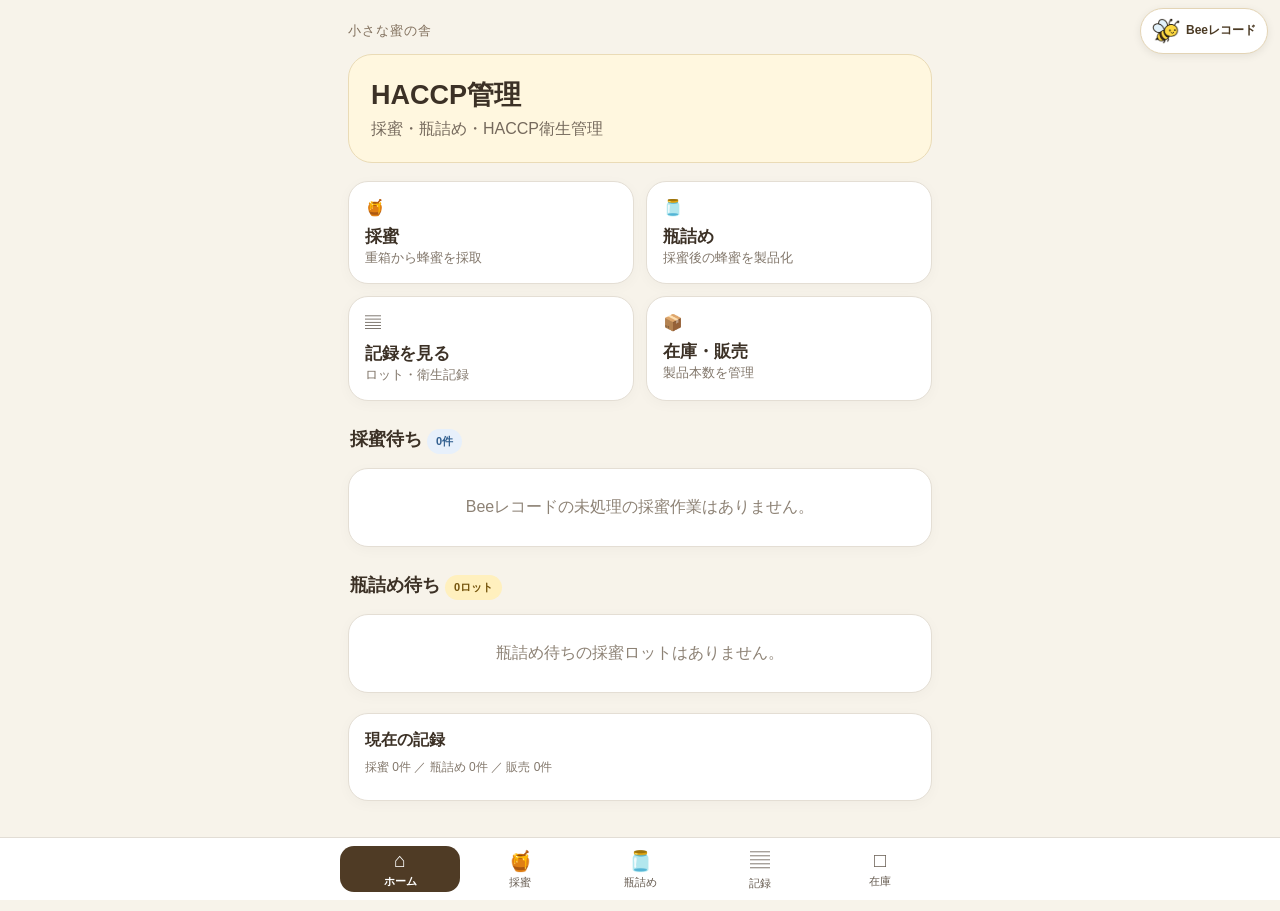
<file: haccp.html>
<!doctype html>
<html lang="ja">
<head>
<meta charset="utf-8">
<meta name="viewport" content="width=device-width,initial-scale=1,viewport-fit=cover">
<meta name="theme-color" content="#f6efe2">
<meta name="apple-mobile-web-app-capable" content="yes">
<meta name="apple-mobile-web-app-status-bar-style" content="default">
<meta name="apple-mobile-web-app-title" content="HACCP管理">
<link rel="manifest" href="manifest.json">
<link rel="apple-touch-icon" sizes="180x180" href="./icon-512.png">
<link rel="icon" type="image/png" sizes="192x192" href="./icon-192.png">
<link rel="icon" type="image/png" sizes="512x512" href="./icon-512.png">
<link rel="stylesheet" href="haccp-style.css">
<title>小さなHACCP管理</title>
</head>
<body>
<a class="bee-switch" href="./index.html" aria-label="Beeレコードへ戻る"><img class="bee-switch-icon" src="[data-uri]" alt="">Beeレコード</a>
<main id="app"></main>
<nav>
  <button data-page="home">⌂<span>ホーム</span></button>
  <button data-page="harvest">🍯<span>採蜜</span></button>
  <button data-page="bottle">🫙<span>瓶詰め</span></button>
  <button data-page="records">▤<span>記録</span></button>
  <button data-page="stock">□<span>在庫</span></button>
</nav>
<script src="haccp-app.js"></script>
</body>
</html>
</file>
<file: haccp-style.css>
:root{font-family:-apple-system,BlinkMacSystemFont,'Hiragino Sans','Yu Gothic',sans-serif;color:#3c3126;background:#f7f3ea;--bg:#f7f3ea;--card:#fff;--line:#e4ded4;--muted:#81766a;--accent:#4f3b25;--soft:#fff7df;--ok:#397447;--danger:#a33}*{box-sizing:border-box}body{margin:0;background:var(--bg)}main{max-width:620px;margin:auto;padding:22px 18px 110px}.brand{font-size:13px;letter-spacing:.08em;color:#806f5c}.hero{background:var(--soft);border:1px solid #eadbb6;border-radius:24px;padding:22px;margin:14px 0 18px}.hero h1{margin:0 0 6px;font-size:27px}.hero p{margin:0;color:#75695c}.grid{display:grid;grid-template-columns:1fr 1fr;gap:12px}.card,.panel,button.action{background:#fff;border:1px solid var(--line);border-radius:20px;padding:16px;box-shadow:0 3px 14px #00000008}.card{cursor:pointer}.card b{display:block;font-size:17px;margin-top:8px}.card small,.muted{color:var(--muted)}.wide{grid-column:1/-1}.section{font-size:18px;margin:26px 2px 12px}.subsection{font-size:15px;margin:18px 2px 8px}.primary{background:var(--accent)!important;color:#fff;border:none!important;width:100%;font-size:17px;font-weight:700}.secondary{background:#eee!important;color:#3c3126!important;border:0!important}.action{width:100%;font-size:16px;font-weight:700;margin-top:10px}.field{margin:12px 0}.field label{display:block;font-size:13px;color:#75695c;margin-bottom:5px}input,select,textarea{width:100%;font-size:16px;padding:13px;border:1px solid #d9d1c6;border-radius:14px;background:#fff}textarea{resize:vertical}.check{display:flex;gap:10px;align-items:flex-start;background:#fff;border:1px solid #e5ded4;padding:14px;border-radius:16px;margin:9px 0}.check input{width:24px;height:24px;flex:0 0 auto}.lot{font-weight:800;font-size:20px;background:#fff3c8;padding:12px;border-radius:14px}.item{background:#fff;border:1px solid #eee5d9;padding:13px;border-radius:14px;margin:8px 0}.item b{font-size:15px}.empty{text-align:center;color:#8d8275;padding:28px 10px}.danger{color:var(--danger)}.ok{color:var(--ok);font-weight:700}.badge{display:inline-block;padding:5px 9px;border-radius:999px;background:#f1ede7;font-size:11px;margin:2px 4px 2px 0}.badge.blue{background:#e7f0fb;color:#315f8f}.badge.gold{background:#fff0be;color:#75540c}.pending-card{background:#fff;border:1px solid var(--line);border-radius:16px;padding:13px;margin:9px 0;display:flex;gap:11px;align-items:flex-start}.pending-card input{width:24px;height:24px;flex:0 0 auto;margin-top:3px}.pending-main{flex:1;min-width:0}.pending-title{font-weight:800;font-size:15px}.pending-meta{font-size:12px;color:#75695c;margin-top:4px;line-height:1.55}.pending-card.tap{cursor:pointer}.hint{font-size:12px;color:#81766a;line-height:1.55;margin:7px 0}.step{display:flex;gap:10px;align-items:center;background:#fff;border:1px solid #e8e1d7;border-radius:14px;padding:12px;margin:8px 0}.step-num{width:28px;height:28px;border-radius:50%;background:#f0e3c9;display:flex;align-items:center;justify-content:center;font-weight:800}.step-text{font-size:14px;font-weight:700}.row{display:flex;gap:9px;align-items:center}.row>*{flex:1}.toolbar{display:flex;gap:8px;flex-wrap:wrap;margin:10px 0}.toolbar button{flex:1;min-width:120px;border:0;border-radius:12px;padding:11px;font-weight:700;background:#eee}.summary{display:grid;grid-template-columns:repeat(3,1fr);gap:8px;margin:10px 0}.summary .panel{text-align:center;padding:12px}.summary strong{display:block;font-size:20px}.report-filter{background:#fff;border:1px solid var(--line);border-radius:16px;padding:13px;margin:10px 0}.record-group{margin:14px 0}.record-title{font-size:16px;font-weight:800;margin-bottom:6px}.mini{font-size:11px;color:#81766a}.pillline{margin-top:6px}.nowrap{white-space:nowrap}nav{position:fixed;bottom:0;left:0;right:0;background:#fffffff5;border-top:1px solid #e2ddd5;display:flex;justify-content:center;padding:8px 8px calc(8px + env(safe-area-inset-bottom));z-index:10}nav button{width:20%;max-width:120px;border:0;background:transparent;font-size:20px;color:#665b50}nav span{display:block;font-size:11px;margin-top:2px}@media(max-width:420px){main{padding-left:14px;padding-right:14px}.hero{padding:18px}.grid{gap:9px}.card{padding:14px}.summary{grid-template-columns:1fr 1fr}.summary .panel:last-child{grid-column:1/-1}}


/* Beeレコード統合版 */
.bee-switch{position:fixed;top:calc(env(safe-area-inset-top) + 8px);right:12px;z-index:50;text-decoration:none;background:#fff;border:1px solid #e3d4b5;border-radius:999px;padding:8px 11px;color:#4b3a24;font-size:12px;font-weight:800;box-shadow:0 2px 8px rgba(0,0,0,.08)}

/* V62 記録・残量・削除 */
.record-head{display:flex;gap:10px;align-items:flex-start;justify-content:space-between}.remaining{display:inline-block;white-space:nowrap;font-size:11px;font-weight:800;padding:6px 9px;border-radius:999px;background:#f3eee5}.remaining.okbg{background:#eaf5ec;color:#2f6b3c}.remaining.mutedbg{background:#eee;color:#777}.record-toggle{width:100%;border:1px solid #ddd4c7;background:#fff;border-radius:14px;padding:13px;font-size:14px;font-weight:800;color:#4f3b25;margin:8px 0 14px}.record-toggle.sales-link{background:#fff7df;border-color:#eadbb6}.delete-btn{width:100%;margin-top:10px;border:1px solid #e4c6c6;background:#fff7f7;color:#9b3b3b;border-radius:12px;padding:10px;font-size:12px;font-weight:700}

nav button.active{background:#4f3b25;color:#fff;border-radius:14px;font-weight:800}nav button.active span{font-weight:800}.plan-identity{border:2px solid #eadbb6;background:#fffaf0}.plan-person{display:flex;justify-content:space-between;gap:12px;padding:10px 0;border-bottom:1px solid #eee5d9}.plan-person span{color:var(--muted);font-size:13px}.plan-person strong{text-align:right}

.record-review-summary{border:2px solid #eadbb6;background:#fffaf0;margin-top:10px}.review-latest{display:flex;flex-direction:column;gap:3px;margin:8px 0}.review-latest strong{font-size:14px}.review-latest span{font-size:12px;color:var(--muted)}

/* V66 記録確認1ページ */
.review-index{display:grid;grid-template-columns:repeat(4,1fr);gap:6px;margin:10px 0 18px}.review-index span{text-align:center;background:#fff;border:1px solid var(--line);border-radius:12px;padding:9px 4px;font-size:11px;font-weight:800}.review-index .review-alert{background:#fff1f1;color:var(--danger);border-color:#e8c4c4}.review-card{background:#fff;border:1px solid #eee5d9;padding:13px;border-radius:14px;margin:8px 0}.review-card-head{display:flex;justify-content:space-between;gap:10px;align-items:flex-start}.review-card-head b{font-size:14px}.review-card-head span{font-size:11px;color:var(--muted);white-space:nowrap}.review-abnormal{border-color:#e7c4c4;background:#fffafa}.review-ok{color:var(--ok);font-weight:800}.review-form-title{border-top:3px solid #eadbb6;padding-top:24px;margin-top:32px}.review-form{background:#fffaf0;border:2px solid #eadbb6}@media(max-width:420px){.review-index{grid-template-columns:1fr 1fr}}

.bee-switch-icon{width:28px;height:28px;object-fit:contain;vertical-align:middle;margin-right:6px;flex:0 0 auto}
</file>
